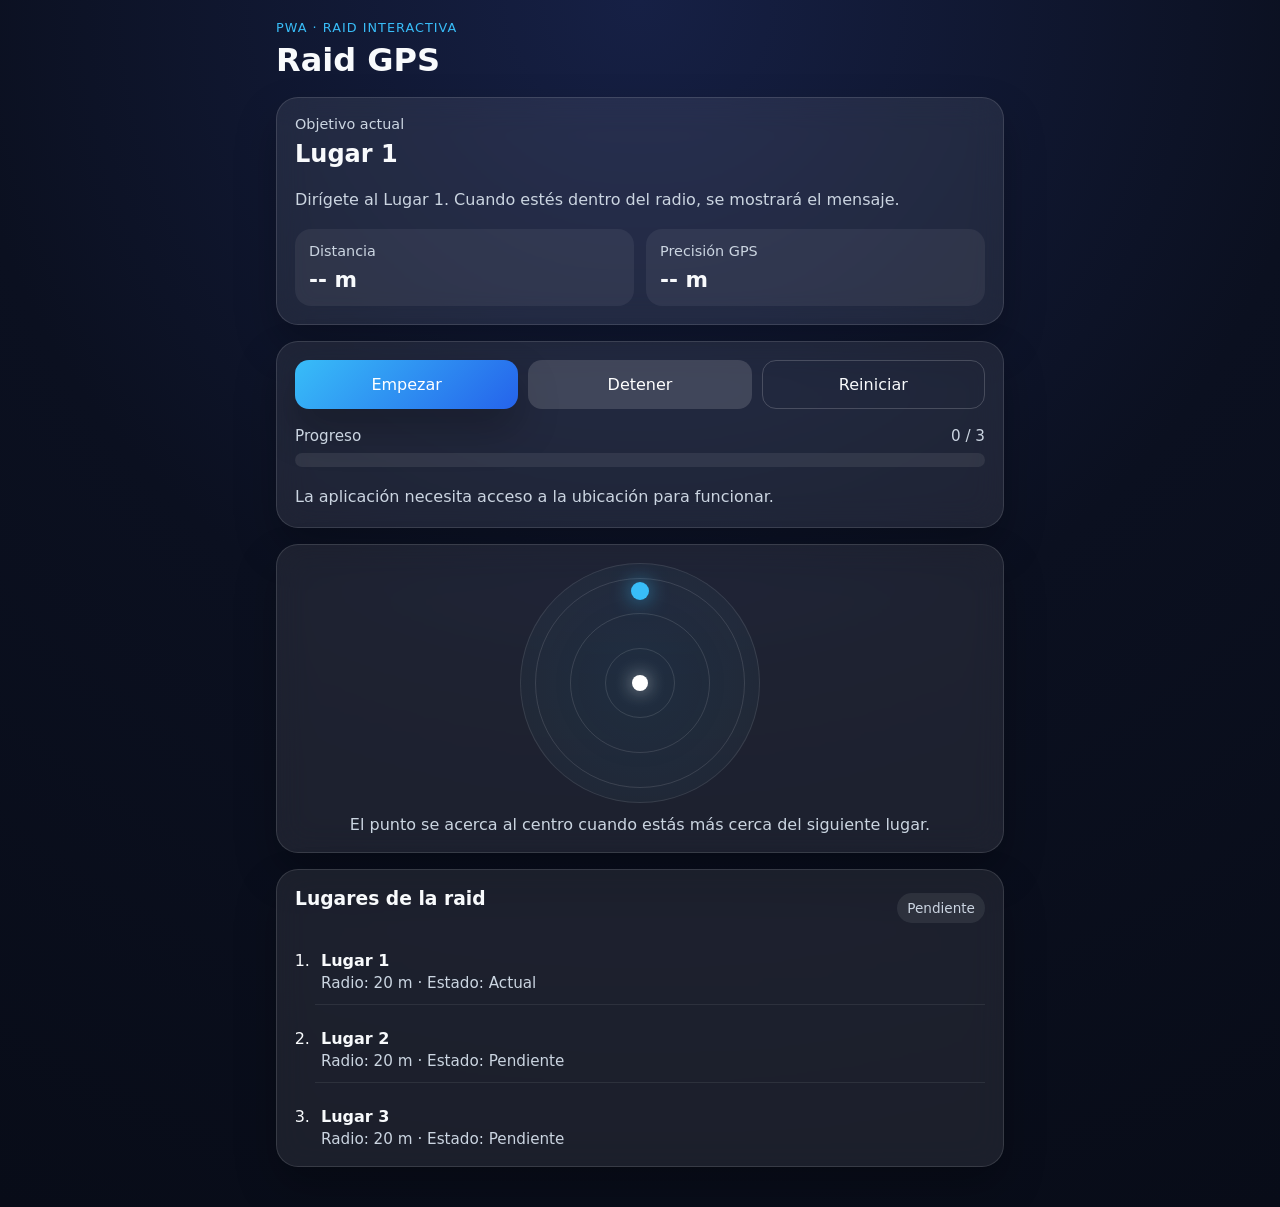
<file: index.html>
<!doctype html>
<html lang="es">
<head>
  <meta charset="utf-8" />
  <meta name="viewport" content="width=device-width,initial-scale=1,viewport-fit=cover" />
  <meta name="theme-color" content="#111827" />
  <meta name="description" content="Juego tipo raid por GPS en formato PWA" />
  <title>Raid GPS</title>
  <base href="https://ksizorcode.github.io/gpsgame/">

  <link rel="manifest" href="manifest.webmanifest" />
  <link rel="stylesheet" href="styles.css" />

  <!-- iOS -->
  <meta name="apple-mobile-web-app-capable" content="yes" />
  <meta name="apple-mobile-web-app-status-bar-style" content="black-translucent" />
  <meta name="apple-mobile-web-app-title" content="Raid GPS" />


<meta property="og:type" content="website" />
<meta property="og:url" content="https://ksizorcode.github.io/gpsgame/" />
<meta property="og:title" content="Raid GPS - Juego de F1 en el mundo real" />
<meta property="og:description" content="Compite en un juego tipo raid por GPS. ¡Siente la adrenalina de la F1 en tu ciudad!" />
<meta property="og:image" content="https://ksizorcode.github.io/gpsgame/icon.png" />

<meta name="twitter:card" content="summary_large_image" />
<meta name="twitter:url" content="https://ksizorcode.github.io/gpsgame/" />
<meta name="twitter:title" content="Raid GPS" />
<meta name="twitter:description" content="Juego tipo raid por GPS en formato PWA." />
<meta name="twitter:image" content="https://ksizorcode.github.io/gpsgame/icon.png" />

<link rel="apple-touch-icon" href="assets/icon_f1.png">


</head>
<body>
  <div class="app-shell">
    <header class="topbar">
      <div>
        <p class="eyebrow">PWA · Raid interactiva</p>
        <h1>Raid GPS</h1>
      </div>
      <button id="installBtn" class="ghost hidden">Instalar</button>
    </header>

    <main class="container">
      <section class="card hero">
        <div class="hero-copy">
          <p class="label">Objetivo actual</p>
          <h2 id="currentPlaceName">Esperando inicio...</h2>
          <p id="currentInstruction" class="instruction">
            Pulsa en “Empezar” para permitir la ubicación y comenzar la raid.
          </p>
        </div>

        <div class="hero-stats">
          <div class="stat">
            <span class="stat-label">Distancia</span>
            <strong id="distanceText">-- m</strong>
          </div>
          <div class="stat">
            <span class="stat-label">Precisión GPS</span>
            <strong id="accuracyText">-- m</strong>
          </div>
        </div>
      </section>

      <section class="card controls">
        <div class="button-row">
          <button id="startBtn" class="primary">Empezar</button>
          <button id="stopBtn" class="secondary">Detener</button>
          <button id="resetBtn" class="ghost">Reiniciar</button>
        </div>

        <div class="progress-wrap">
          <div class="progress-meta">
            <span>Progreso</span>
            <span id="progressText">0 / 3</span>
          </div>
          <div class="progress-bar">
            <div id="progressFill" class="progress-fill"></div>
          </div>
        </div>

        <p id="status" class="status">
          La aplicación necesita acceso a la ubicación para funcionar.
        </p>
      </section>

      <section class="card radar">
        <div class="radar-center">
          <div class="radar-ring ring-1"></div>
          <div class="radar-ring ring-2"></div>
          <div class="radar-ring ring-3"></div>
          <div id="radarDot" class="radar-dot"></div>
          <div class="radar-core"></div>
        </div>
        <p class="radar-help">
          El punto se acerca al centro cuando estás más cerca del siguiente lugar.
        </p>
      </section>

      <section class="card log-card">
        <div class="section-head">
          <h3>Lugares de la raid</h3>
          <span id="raidStateBadge" class="badge">Pendiente</span>
        </div>
        <ol id="placesList" class="places-list"></ol>
      </section>

      <section id="messageCard" class="card message-card hidden">
        <div class="section-head">
          <h3>Mensaje desbloqueado</h3>
          <span class="badge success">Completado</span>
        </div>
        <h4 id="messageTitle"></h4>
        <p id="messageBody"></p>
        <button id="continueBtn" class="primary">Continuar</button>
      </section>

      <section id="finalCard" class="card final-card hidden">
        <h3>Raid completada</h3>
        <p>
          Has llegado a todos los puntos. Ya puedes reiniciar la experiencia o preparar una nueva ruta.
        </p>
      </section>
    </main>
  </div>

  <script src="app.js"></script>
</body>
</html>
</file>
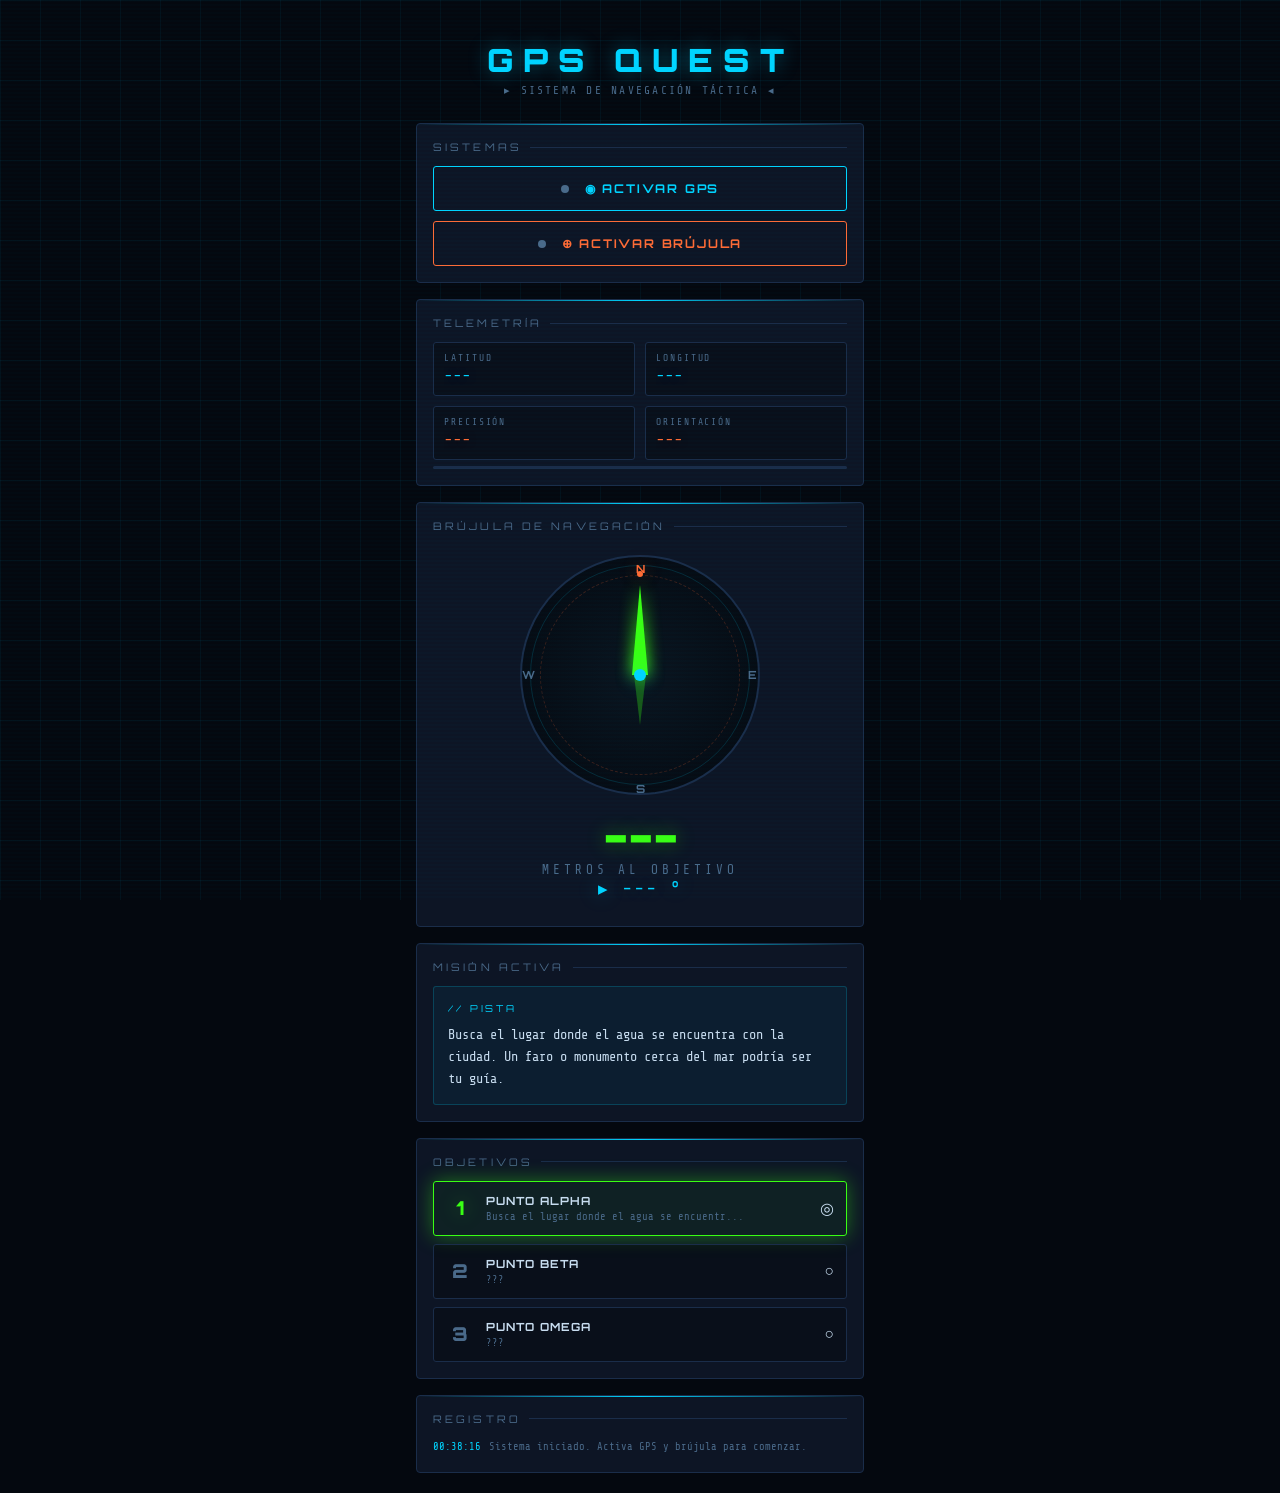
<file: cla/index.html>
<!DOCTYPE html>
<html lang="es">
<head>
<meta charset="UTF-8">
<meta name="viewport" content="width=device-width, initial-scale=1.0, user-scalable=no">
<meta name="theme-color" content="#0a0f1e">
<meta name="mobile-web-app-capable" content="yes">
<meta name="apple-mobile-web-app-capable" content="yes">
<meta name="apple-mobile-web-app-status-bar-style" content="black-translucent">
<title>GPS Quest</title>
<link rel="preconnect" href="https://fonts.googleapis.com">
<link href="https://fonts.googleapis.com/css2?family=Orbitron:wght@400;700;900&family=Share+Tech+Mono&display=swap" rel="stylesheet">
<style>
  :root {
    --bg: #04080f;
    --surface: #0d1525;
    --border: #1a2d4a;
    --accent: #00d4ff;
    --accent2: #ff6b35;
    --accent3: #39ff14;
    --text: #c8ddf0;
    --text-dim: #4a6a8a;
    --glow: 0 0 20px rgba(0,212,255,0.4);
    --glow-red: 0 0 20px rgba(255,107,53,0.4);
    --glow-green: 0 0 20px rgba(57,255,20,0.4);
  }

  * { margin: 0; padding: 0; box-sizing: border-box; -webkit-tap-highlight-color: transparent; }

  body {
    background: var(--bg);
    color: var(--text);
    font-family: 'Share Tech Mono', monospace;
    min-height: 100vh;
    overflow-x: hidden;
    position: relative;
  }

  /* Scanline effect */
  body::before {
    content: '';
    position: fixed;
    inset: 0;
    background: repeating-linear-gradient(
      0deg,
      transparent,
      transparent 2px,
      rgba(0,212,255,0.015) 2px,
      rgba(0,212,255,0.015) 4px
    );
    pointer-events: none;
    z-index: 1000;
  }

  /* Grid background */
  body::after {
    content: '';
    position: fixed;
    inset: 0;
    background-image:
      linear-gradient(rgba(0,212,255,0.05) 1px, transparent 1px),
      linear-gradient(90deg, rgba(0,212,255,0.05) 1px, transparent 1px);
    background-size: 40px 40px;
    pointer-events: none;
    z-index: 0;
  }

  #app {
    position: relative;
    z-index: 1;
    max-width: 480px;
    margin: 0 auto;
    padding: 20px 16px;
    min-height: 100vh;
    display: flex;
    flex-direction: column;
    gap: 16px;
  }

  /* Header */
  .header {
    text-align: center;
    padding: 20px 0 10px;
  }

  .header h1 {
    font-family: 'Orbitron', sans-serif;
    font-size: 2rem;
    font-weight: 900;
    color: var(--accent);
    text-shadow: var(--glow);
    letter-spacing: 0.3em;
    animation: flicker 6s infinite;
  }

  .header .subtitle {
    font-size: 0.7rem;
    color: var(--text-dim);
    letter-spacing: 0.2em;
    margin-top: 4px;
  }

  @keyframes flicker {
    0%,95%,100% { opacity: 1; }
    96% { opacity: 0.8; }
    97% { opacity: 1; }
    98% { opacity: 0.6; }
    99% { opacity: 1; }
  }

  /* Cards */
  .card {
    background: var(--surface);
    border: 1px solid var(--border);
    border-radius: 4px;
    padding: 16px;
    position: relative;
    overflow: hidden;
  }

  .card::before {
    content: '';
    position: absolute;
    top: 0; left: 0; right: 0;
    height: 1px;
    background: linear-gradient(90deg, transparent, var(--accent), transparent);
  }

  .card-title {
    font-family: 'Orbitron', sans-serif;
    font-size: 0.65rem;
    color: var(--text-dim);
    letter-spacing: 0.3em;
    margin-bottom: 12px;
    display: flex;
    align-items: center;
    gap: 8px;
  }

  .card-title::after {
    content: '';
    flex: 1;
    height: 1px;
    background: var(--border);
  }

  /* Buttons */
  .btn {
    display: flex;
    align-items: center;
    justify-content: center;
    gap: 10px;
    padding: 14px 20px;
    border: 1px solid;
    border-radius: 3px;
    font-family: 'Orbitron', sans-serif;
    font-size: 0.75rem;
    font-weight: 700;
    letter-spacing: 0.15em;
    cursor: pointer;
    transition: all 0.2s;
    width: 100%;
    position: relative;
    overflow: hidden;
    background: transparent;
  }

  .btn::before {
    content: '';
    position: absolute;
    inset: 0;
    opacity: 0;
    transition: opacity 0.2s;
  }

  .btn:active::before { opacity: 1; }

  .btn-gps {
    color: var(--accent);
    border-color: var(--accent);
  }
  .btn-gps::before { background: rgba(0,212,255,0.1); }
  .btn-gps:hover { box-shadow: var(--glow); }
  .btn-gps.active {
    background: rgba(0,212,255,0.1);
    box-shadow: var(--glow);
    color: var(--accent);
  }

  .btn-compass {
    color: var(--accent2);
    border-color: var(--accent2);
  }
  .btn-compass::before { background: rgba(255,107,53,0.1); }
  .btn-compass:hover { box-shadow: var(--glow-red); }
  .btn-compass.active {
    background: rgba(255,107,53,0.1);
    box-shadow: var(--glow-red);
  }

  .btn-row { display: flex; gap: 10px; }
  .btn-row .btn { flex: 1; }

  /* Status indicators */
  .status-grid {
    display: grid;
    grid-template-columns: 1fr 1fr;
    gap: 10px;
  }

  .status-item {
    background: rgba(0,0,0,0.3);
    border: 1px solid var(--border);
    border-radius: 3px;
    padding: 10px;
  }

  .status-label {
    font-size: 0.6rem;
    color: var(--text-dim);
    letter-spacing: 0.2em;
    margin-bottom: 4px;
  }

  .status-value {
    font-size: 1rem;
    color: var(--accent);
    text-shadow: var(--glow);
    white-space: nowrap;
    overflow: hidden;
    text-overflow: ellipsis;
  }

  .status-value.orange { color: var(--accent2); text-shadow: var(--glow-red); }
  .status-value.green { color: var(--accent3); text-shadow: var(--glow-green); }

  /* Big dot indicator */
  .indicator-dot {
    display: inline-block;
    width: 8px; height: 8px;
    border-radius: 50%;
    background: var(--text-dim);
    margin-right: 6px;
    transition: all 0.3s;
  }
  .indicator-dot.on-gps { background: var(--accent); box-shadow: var(--glow); animation: pulse 1.5s infinite; }
  .indicator-dot.on-compass { background: var(--accent2); box-shadow: var(--glow-red); animation: pulse 1.5s infinite; }
  .indicator-dot.on-green { background: var(--accent3); box-shadow: var(--glow-green); animation: pulse 1.5s infinite; }

  @keyframes pulse {
    0%,100% { transform: scale(1); opacity: 1; }
    50% { transform: scale(1.3); opacity: 0.7; }
  }

  /* COMPASS */
  .compass-wrapper {
    display: flex;
    flex-direction: column;
    align-items: center;
    gap: 16px;
    padding: 10px 0;
  }

  .compass-outer {
    position: relative;
    width: 240px;
    height: 240px;
  }

  .compass-ring {
    position: absolute;
    inset: 0;
    border-radius: 50%;
    border: 2px solid var(--border);
    background: radial-gradient(circle at center, #0a1520, #04080f);
  }

  .compass-ring::before {
    content: '';
    position: absolute;
    inset: 8px;
    border-radius: 50%;
    border: 1px solid rgba(0,212,255,0.15);
  }

  .compass-ticks {
    position: absolute;
    inset: 0;
    border-radius: 50%;
  }

  .cardinal {
    position: absolute;
    font-family: 'Orbitron', sans-serif;
    font-size: 0.7rem;
    font-weight: 700;
    color: var(--text-dim);
    transform: translate(-50%, -50%);
  }

  .cardinal.N { top: 14px; left: 50%; color: var(--accent2); text-shadow: var(--glow-red); }
  .cardinal.S { bottom: 6px; left: 50%; top: auto; transform: translate(-50%, 50%); }
  .cardinal.E { right: 8px; top: 50%; transform: translate(50%, -50%); }
  .cardinal.W { left: 8px; top: 50%; transform: translate(-50%, -50%); }

  /* Needle group rotates based on heading to TARGET */
  .needle-group {
    position: absolute;
    inset: 0;
    transition: transform 0.3s cubic-bezier(0.25,0.46,0.45,0.94);
    transform-origin: center center;
  }

  /* North indicator (device heading ring) */
  .north-ring {
    position: absolute;
    inset: 20px;
    border-radius: 50%;
    border: 1px dashed rgba(255,107,53,0.2);
    transition: transform 0.3s cubic-bezier(0.25,0.46,0.45,0.94);
    transform-origin: center center;
  }

  .north-pip {
    position: absolute;
    top: -5px;
    left: 50%;
    transform: translateX(-50%);
    width: 6px;
    height: 6px;
    border-radius: 50%;
    background: var(--accent2);
    box-shadow: var(--glow-red);
  }

  .needle {
    position: absolute;
    top: 50%;
    left: 50%;
    transform-origin: 50% 100%;
    transform: translate(-50%, -100%);
  }

  /* Arrow to target */
  .needle-target {
    width: 0;
    height: 0;
    border-left: 8px solid transparent;
    border-right: 8px solid transparent;
    border-bottom: 90px solid var(--accent3);
    filter: drop-shadow(0 0 8px var(--accent3));
  }

  .needle-target-tail {
    position: absolute;
    top: 50%;
    left: 50%;
    transform: translate(-50%, 0);
    width: 0;
    height: 0;
    border-left: 6px solid transparent;
    border-right: 6px solid transparent;
    border-top: 50px solid rgba(57,255,20,0.3);
  }

  /* Center dot */
  .compass-center {
    position: absolute;
    top: 50%;
    left: 50%;
    transform: translate(-50%, -50%);
    width: 12px;
    height: 12px;
    border-radius: 50%;
    background: var(--accent);
    box-shadow: var(--glow);
    z-index: 10;
  }

  /* Distance display */
  .distance-display {
    text-align: center;
  }

  .distance-number {
    font-family: 'Orbitron', sans-serif;
    font-size: 3rem;
    font-weight: 900;
    color: var(--accent3);
    text-shadow: var(--glow-green);
    line-height: 1;
  }

  .distance-unit {
    font-size: 0.8rem;
    color: var(--text-dim);
    letter-spacing: 0.3em;
    margin-top: 4px;
  }

  .bearing-display {
    font-size: 1.2rem;
    color: var(--accent);
    text-shadow: var(--glow);
    letter-spacing: 0.1em;
  }

  /* Location list */
  .location-list {
    display: flex;
    flex-direction: column;
    gap: 8px;
  }

  .location-item {
    display: flex;
    align-items: center;
    gap: 12px;
    padding: 12px;
    background: rgba(0,0,0,0.3);
    border: 1px solid var(--border);
    border-radius: 3px;
    cursor: pointer;
    transition: all 0.2s;
    position: relative;
    overflow: hidden;
  }

  .location-item:hover {
    border-color: var(--accent);
    background: rgba(0,212,255,0.05);
  }

  .location-item.active {
    border-color: var(--accent3);
    background: rgba(57,255,20,0.05);
    box-shadow: var(--glow-green);
  }

  .location-item.completed {
    border-color: rgba(57,255,20,0.3);
    opacity: 0.6;
  }

  .loc-number {
    font-family: 'Orbitron', sans-serif;
    font-size: 1.2rem;
    font-weight: 900;
    color: var(--text-dim);
    width: 28px;
    text-align: center;
    flex-shrink: 0;
  }

  .location-item.active .loc-number { color: var(--accent3); text-shadow: var(--glow-green); }
  .location-item.completed .loc-number { color: var(--accent3); }

  .loc-info { flex: 1; min-width: 0; }

  .loc-name {
    font-family: 'Orbitron', sans-serif;
    font-size: 0.7rem;
    font-weight: 700;
    color: var(--text);
    margin-bottom: 3px;
    letter-spacing: 0.1em;
  }

  .loc-hint {
    font-size: 0.65rem;
    color: var(--text-dim);
    white-space: nowrap;
    overflow: hidden;
    text-overflow: ellipsis;
  }

  .loc-status {
    font-size: 1rem;
    flex-shrink: 0;
  }

  /* Clue box */
  .clue-box {
    background: rgba(0,212,255,0.05);
    border: 1px solid rgba(0,212,255,0.2);
    border-radius: 3px;
    padding: 14px;
    font-size: 0.85rem;
    line-height: 1.6;
    color: var(--text);
    position: relative;
  }

  .clue-box::before {
    content: '// PISTA';
    display: block;
    font-size: 0.6rem;
    color: var(--accent);
    letter-spacing: 0.3em;
    margin-bottom: 8px;
    font-family: 'Orbitron', sans-serif;
  }

  /* Modal/overlay */
  .modal-overlay {
    position: fixed;
    inset: 0;
    background: rgba(0,0,0,0.9);
    z-index: 500;
    display: flex;
    align-items: center;
    justify-content: center;
    padding: 20px;
    animation: fadeIn 0.3s;
  }

  @keyframes fadeIn { from { opacity: 0; } to { opacity: 1; } }

  .modal {
    background: var(--surface);
    border: 1px solid var(--accent3);
    border-radius: 4px;
    padding: 32px 24px;
    text-align: center;
    max-width: 360px;
    width: 100%;
    box-shadow: 0 0 60px rgba(57,255,20,0.3);
    animation: zoomIn 0.4s cubic-bezier(0.34,1.56,0.64,1);
  }

  @keyframes zoomIn { from { transform: scale(0.7); opacity: 0; } to { transform: scale(1); opacity: 1; } }

  .modal-icon { font-size: 4rem; margin-bottom: 16px; }

  .modal-title {
    font-family: 'Orbitron', sans-serif;
    font-size: 1.2rem;
    font-weight: 900;
    color: var(--accent3);
    text-shadow: var(--glow-green);
    letter-spacing: 0.2em;
    margin-bottom: 12px;
  }

  .modal-message {
    font-size: 0.9rem;
    line-height: 1.6;
    color: var(--text);
    margin-bottom: 24px;
  }

  .btn-modal {
    background: var(--accent3);
    color: #000;
    border: none;
    padding: 12px 32px;
    font-family: 'Orbitron', sans-serif;
    font-size: 0.75rem;
    font-weight: 700;
    letter-spacing: 0.15em;
    border-radius: 3px;
    cursor: pointer;
    transition: all 0.2s;
  }

  .btn-modal:hover { box-shadow: var(--glow-green); }

  /* Log */
  .log-box {
    font-size: 0.65rem;
    color: var(--text-dim);
    line-height: 1.8;
    max-height: 60px;
    overflow: hidden;
  }

  .log-line { display: flex; gap: 8px; }
  .log-time { color: var(--accent); flex-shrink: 0; }

  /* Accuracy bar */
  .accuracy-bar {
    height: 3px;
    background: var(--border);
    border-radius: 2px;
    margin-top: 6px;
    overflow: hidden;
  }

  .accuracy-fill {
    height: 100%;
    background: linear-gradient(90deg, var(--accent3), var(--accent));
    border-radius: 2px;
    transition: width 0.5s;
  }

  /* Completed celebration line */
  .complete-banner {
    text-align: center;
    padding: 8px;
    background: rgba(57,255,20,0.1);
    border: 1px solid rgba(57,255,20,0.3);
    border-radius: 3px;
    font-family: 'Orbitron', sans-serif;
    font-size: 0.7rem;
    color: var(--accent3);
    text-shadow: var(--glow-green);
    letter-spacing: 0.2em;
    animation: pulse 2s infinite;
  }

  .hidden { display: none !important; }
</style>
</head>
<body>
<div id="app">

  <!-- Header -->
  <div class="header">
    <h1>GPS QUEST</h1>
    <div class="subtitle">▸ SISTEMA DE NAVEGACIÓN TÁCTICA ◂</div>
  </div>

  <!-- Controls -->
  <div class="card">
    <div class="card-title">SISTEMAS</div>
    <div style="display:flex;flex-direction:column;gap:10px;">
      <button class="btn btn-gps" id="btnGps" onclick="toggleGPS()">
        <span class="indicator-dot" id="dotGps"></span>
        <span id="btnGpsText">◉ ACTIVAR GPS</span>
      </button>
      <button class="btn btn-compass" id="btnCompass" onclick="toggleCompass()">
        <span class="indicator-dot" id="dotCompass"></span>
        <span id="btnCompassText">⊕ ACTIVAR BRÚJULA</span>
      </button>
    </div>
  </div>

  <!-- GPS Status -->
  <div class="card">
    <div class="card-title">TELEMETRÍA</div>
    <div class="status-grid">
      <div class="status-item">
        <div class="status-label">LATITUD</div>
        <div class="status-value" id="valLat">---</div>
      </div>
      <div class="status-item">
        <div class="status-label">LONGITUD</div>
        <div class="status-value" id="valLon">---</div>
      </div>
      <div class="status-item">
        <div class="status-label">PRECISIÓN</div>
        <div class="status-value orange" id="valAcc">---</div>
      </div>
      <div class="status-item">
        <div class="status-label">ORIENTACIÓN</div>
        <div class="status-value orange" id="valHeading">---</div>
      </div>
    </div>
    <div class="accuracy-bar"><div class="accuracy-fill" id="accBar" style="width:0%"></div></div>
  </div>

  <!-- Compass -->
  <div class="card">
    <div class="card-title">BRÚJULA DE NAVEGACIÓN</div>
    <div class="compass-wrapper">

      <div class="compass-outer">
        <div class="compass-ring"></div>

        <!-- Cardinals -->
        <span class="cardinal N">N</span>
        <span class="cardinal S">S</span>
        <span class="cardinal E">E</span>
        <span class="cardinal W">W</span>

        <!-- North pip (rotates opposite to device heading) -->
        <div class="north-ring" id="northRing">
          <div class="north-pip"></div>
        </div>

        <!-- Target needle -->
        <div class="needle-group" id="needleGroup">
          <div class="needle" style="width:16px;height:90px;">
            <div class="needle-target"></div>
          </div>
          <div class="needle-target-tail" style="top:50%;left:50%;transform:translate(-50%,0);"></div>
        </div>

        <div class="compass-center"></div>
      </div>

      <div class="distance-display">
        <div class="distance-number" id="distNumber">---</div>
        <div class="distance-unit">METROS AL OBJETIVO</div>
        <div class="bearing-display" id="bearingDisplay">▸ --- °</div>
      </div>

    </div>
  </div>

  <!-- Current clue -->
  <div class="card" id="clueCard">
    <div class="card-title">MISIÓN ACTIVA</div>
    <div class="clue-box" id="clueText">Activa el GPS para comenzar la misión...</div>
  </div>

  <!-- Locations -->
  <div class="card">
    <div class="card-title">OBJETIVOS</div>
    <div class="location-list" id="locationList"></div>
  </div>

  <!-- Log -->
  <div class="card">
    <div class="card-title">REGISTRO</div>
    <div class="log-box" id="logBox"></div>
  </div>

</div>

<!-- Modal -->
<div class="modal-overlay hidden" id="modalOverlay">
  <div class="modal">
    <div class="modal-icon" id="modalIcon">🎯</div>
    <div class="modal-title" id="modalTitle">OBJETIVO ALCANZADO</div>
    <div class="modal-message" id="modalMessage"></div>
    <button class="btn-modal" onclick="closeModal()">CONTINUAR MISIÓN</button>
  </div>
</div>

<script>
// =============================================
//  CONFIGURACIÓN DE LUGARES
// =============================================
const LOCATIONS = [
  {
    id: 0,
    name: "PUNTO ALPHA",
    lat: 43.5333,        // ← Cambia estas coordenadas
    lon: -5.6667,        // ← Cambia estas coordenadas
    radius: 20,          // metros para considerar "llegado"
    pista: "Busca el lugar donde el agua se encuentra con la ciudad. Un faro o monumento cerca del mar podría ser tu guía.",
    congrats: "¡MISIÓN ALPHA COMPLETADA! Has encontrado el primer punto de la ruta. Eres un explorador nato. ¡Prepárate para el siguiente desafío!"
  },
  {
    id: 1,
    name: "PUNTO BETA",
    lat: 43.5350,        // ← Cambia estas coordenadas
    lon: -5.6620,        // ← Cambia estas coordenadas
    radius: 20,
    pista: "El conocimiento es poder. Busca un edificio histórico o cultural emblemático de la zona. Sus paredes guardan siglos de historia.",
    congrats: "¡EXCELENTE! Punto Beta conquistado. Tu precisión es admirable. Solo queda un objetivo para completar la misión total."
  },
  {
    id: 2,
    name: "PUNTO OMEGA",
    lat: 43.5310,        // ← Cambia estas coordenadas
    lon: -5.6700,        // ← Cambia estas coordenadas
    radius: 20,
    pista: "El final está donde la gente se reúne. Una plaza, un parque o un espacio abierto icónico es tu destino final. ¡La victoria te espera!",
    congrats: "🏆 ¡MISIÓN COMPLETADA AL 100%! Has conquistado todos los puntos. Eres un agente de élite. ¡La operación GPS Quest ha concluido con éxito total!"
  }
];

// =============================================
//  ESTADO
// =============================================
const state = {
  gpsActive: false,
  compassActive: false,
  watchId: null,
  currentLat: null,
  currentLon: null,
  accuracy: null,
  deviceHeading: null,
  currentTarget: 0,
  completed: new Set(),
  logs: []
};

// =============================================
//  INICIALIZACIÓN
// =============================================
function init() {
  renderLocationList();
  updateClue();
  log('Sistema iniciado. Activa GPS y brújula para comenzar.');
}

function renderLocationList() {
  const el = document.getElementById('locationList');
  el.innerHTML = LOCATIONS.map((loc, i) => `
    <div class="location-item ${i === state.currentTarget ? 'active' : ''} ${state.completed.has(i) ? 'completed' : ''}"
         onclick="selectTarget(${i})" id="locItem${i}">
      <div class="loc-number">${i + 1}</div>
      <div class="loc-info">
        <div class="loc-name">${loc.name}</div>
        <div class="loc-hint">${state.completed.has(i) ? '✓ COMPLETADO' : (i === state.currentTarget ? loc.pista.substring(0, 40) + '...' : '???')}</div>
      </div>
      <div class="loc-status">${state.completed.has(i) ? '✅' : (i === state.currentTarget ? '◎' : '○')}</div>
    </div>
  `).join('');
}

function updateClue() {
  const loc = LOCATIONS[state.currentTarget];
  if (state.completed.size === LOCATIONS.length) {
    document.getElementById('clueText').textContent = '🏆 ¡Todos los objetivos completados! Misión finalizada con éxito.';
    return;
  }
  document.getElementById('clueText').textContent = loc.pista;
}

function selectTarget(i) {
  if (state.completed.has(i)) return;
  state.currentTarget = i;
  renderLocationList();
  updateClue();
  updateCompassDisplay();
  log(`Objetivo cambiado a: ${LOCATIONS[i].name}`);
}

// =============================================
//  GPS
// =============================================
function toggleGPS() {
  if (!state.gpsActive) {
    startGPS();
  } else {
    stopGPS();
  }
}

function startGPS() {
  if (!navigator.geolocation) {
    log('ERROR: Geolocalización no disponible en este navegador.');
    return;
  }
  log('Solicitando permiso GPS...');
  
  const options = {
    enableHighAccuracy: true,
    timeout: 10000,
    maximumAge: 2000
  };

  state.watchId = navigator.geolocation.watchPosition(
    onGPSUpdate,
    onGPSError,
    options
  );

  state.gpsActive = true;
  document.getElementById('btnGps').classList.add('active');
  document.getElementById('dotGps').classList.add('on-gps');
  document.getElementById('btnGpsText').textContent = '◉ GPS ACTIVO — DETENER';
  log('GPS activado. Esperando señal...');
}

function stopGPS() {
  if (state.watchId !== null) {
    navigator.geolocation.clearWatch(state.watchId);
    state.watchId = null;
  }
  state.gpsActive = false;
  state.currentLat = null;
  state.currentLon = null;
  document.getElementById('btnGps').classList.remove('active');
  document.getElementById('dotGps').classList.remove('on-gps');
  document.getElementById('btnGpsText').textContent = '◉ ACTIVAR GPS';
  document.getElementById('valLat').textContent = '---';
  document.getElementById('valLon').textContent = '---';
  document.getElementById('valAcc').textContent = '---';
  document.getElementById('accBar').style.width = '0%';
  document.getElementById('distNumber').textContent = '---';
  document.getElementById('bearingDisplay').textContent = '▸ --- °';
  log('GPS detenido.');
}

function onGPSUpdate(pos) {
  state.currentLat = pos.coords.latitude;
  state.currentLon = pos.coords.longitude;
  state.accuracy = pos.coords.accuracy;

  document.getElementById('valLat').textContent = state.currentLat.toFixed(5);
  document.getElementById('valLon').textContent = state.currentLon.toFixed(5);
  document.getElementById('valAcc').textContent = `±${Math.round(state.accuracy)}m`;

  // Accuracy bar (100m = 0%, 5m = 100%)
  const pct = Math.max(0, Math.min(100, (1 - (state.accuracy - 5) / 95) * 100));
  document.getElementById('accBar').style.width = pct + '%';

  updateCompassDisplay();
  checkArrival();
}

function onGPSError(err) {
  const msgs = {
    1: 'Permiso GPS denegado por el usuario.',
    2: 'Posición no disponible.',
    3: 'Tiempo de espera agotado.'
  };
  log('GPS ERROR: ' + (msgs[err.code] || err.message));
}

// =============================================
//  COMPASS / ORIENTACIÓN
// =============================================
function toggleCompass() {
  if (!state.compassActive) {
    startCompass();
  } else {
    stopCompass();
  }
}

function startCompass() {
  // iOS requiere requestPermission
  if (typeof DeviceOrientationEvent !== 'undefined' && typeof DeviceOrientationEvent.requestPermission === 'function') {
    DeviceOrientationEvent.requestPermission()
      .then(permission => {
        if (permission === 'granted') {
          activateCompassListeners();
        } else {
          log('Permiso de orientación denegado.');
        }
      })
      .catch(err => log('Error solicitando permiso brújula: ' + err));
  } else if (typeof DeviceOrientationEvent !== 'undefined') {
    activateCompassListeners();
  } else {
    log('Este dispositivo no tiene sensor de orientación.');
  }
}

function activateCompassListeners() {
  window.addEventListener('deviceorientationabsolute', onOrientation, true);
  window.addEventListener('deviceorientation', onOrientation, true);
  state.compassActive = true;
  document.getElementById('btnCompass').classList.add('active');
  document.getElementById('dotCompass').classList.add('on-compass');
  document.getElementById('btnCompassText').textContent = '⊕ BRÚJULA ACTIVA — DETENER';
  log('Brújula activada.');
}

function stopCompass() {
  window.removeEventListener('deviceorientationabsolute', onOrientation, true);
  window.removeEventListener('deviceorientation', onOrientation, true);
  state.compassActive = false;
  state.deviceHeading = null;
  document.getElementById('btnCompass').classList.remove('active');
  document.getElementById('dotCompass').classList.remove('on-compass');
  document.getElementById('btnCompassText').textContent = '⊕ ACTIVAR BRÚJULA';
  document.getElementById('valHeading').textContent = '---';
  document.getElementById('northRing').style.transform = 'rotate(0deg)';
  log('Brújula detenida.');
}

function onOrientation(event) {
  let heading = null;

  // webkitCompassHeading (iOS) — ya orientado al norte magnético
  if (event.webkitCompassHeading != null) {
    heading = event.webkitCompassHeading;
  }
  // deviceorientationabsolute — alpha relativo al norte geográfico
  else if (event.absolute && event.alpha != null) {
    heading = 360 - event.alpha;
  }
  // Fallback: alpha sin garantía de referencia
  else if (event.alpha != null) {
    heading = 360 - event.alpha;
  }

  if (heading == null) return;
  heading = (heading + 360) % 360;
  state.deviceHeading = heading;

  document.getElementById('valHeading').textContent = Math.round(heading) + '°';

  // Rotar el anillo N en sentido opuesto al heading del device
  // para que N siempre apunte al norte real
  document.getElementById('northRing').style.transform = `rotate(${-heading}deg)`;

  updateCompassDisplay();
}

// =============================================
//  CÁLCULOS
// =============================================
function toRad(deg) { return deg * Math.PI / 180; }
function toDeg(rad) { return rad * 180 / Math.PI; }

function haversine(lat1, lon1, lat2, lon2) {
  const R = 6371000;
  const dLat = toRad(lat2 - lat1);
  const dLon = toRad(lon2 - lon1);
  const a = Math.sin(dLat/2)**2 +
            Math.cos(toRad(lat1)) * Math.cos(toRad(lat2)) * Math.sin(dLon/2)**2;
  return R * 2 * Math.atan2(Math.sqrt(a), Math.sqrt(1 - a));
}

function bearing(lat1, lon1, lat2, lon2) {
  const dLon = toRad(lon2 - lon1);
  const y = Math.sin(dLon) * Math.cos(toRad(lat2));
  const x = Math.cos(toRad(lat1)) * Math.sin(toRad(lat2)) -
            Math.sin(toRad(lat1)) * Math.cos(toRad(lat2)) * Math.cos(dLon);
  return (toDeg(Math.atan2(y, x)) + 360) % 360;
}

function updateCompassDisplay() {
  if (state.currentLat == null) return;
  if (state.completed.size === LOCATIONS.length) return;

  const target = LOCATIONS[state.currentTarget];
  const dist = haversine(state.currentLat, state.currentLon, target.lat, target.lon);
  const bear = bearing(state.currentLat, state.currentLon, target.lat, target.lon);

  // Mostrar distancia
  const distEl = document.getElementById('distNumber');
  if (dist < 1000) {
    distEl.textContent = Math.round(dist);
  } else {
    distEl.textContent = (dist / 1000).toFixed(2) + ' km';
    document.querySelector('.distance-unit').textContent = 'AL OBJETIVO';
  }

  document.getElementById('bearingDisplay').textContent = `▸ ${Math.round(bear)} °`;

  // Rotar aguja al objetivo
  // La aguja debe apuntar al target relativo al norte del dispositivo
  let needleAngle = bear;
  if (state.deviceHeading != null) {
    needleAngle = (bear - state.deviceHeading + 360) % 360;
  }
  document.getElementById('needleGroup').style.transform = `rotate(${needleAngle}deg)`;
}

// =============================================
//  DETECCIÓN DE LLEGADA
// =============================================
function checkArrival() {
  if (state.currentLat == null) return;
  if (state.completed.size === LOCATIONS.length) return;

  const target = LOCATIONS[state.currentTarget];
  const dist = haversine(state.currentLat, state.currentLon, target.lat, target.lon);

  if (dist <= target.radius) {
    state.completed.add(state.currentTarget);
    log(`¡OBJETIVO ${target.name} ALCANZADO! (${Math.round(dist)}m)`);

    // Buscar siguiente no completado
    let nextTarget = -1;
    for (let i = 0; i < LOCATIONS.length; i++) {
      if (!state.completed.has(i)) { nextTarget = i; break; }
    }

    showModal(target.congrats, nextTarget === -1);

    renderLocationList();

    if (nextTarget !== -1) {
      state.currentTarget = nextTarget;
      updateClue();
    }
  }
}

// =============================================
//  MODAL
// =============================================
function showModal(message, isComplete) {
  document.getElementById('modalIcon').textContent = isComplete ? '🏆' : '🎯';
  document.getElementById('modalTitle').textContent = isComplete ? '¡MISIÓN COMPLETADA!' : 'OBJETIVO ALCANZADO';
  document.getElementById('modalMessage').textContent = message;
  document.getElementById('modalOverlay').classList.remove('hidden');
}

function closeModal() {
  document.getElementById('modalOverlay').classList.add('hidden');
}

// =============================================
//  LOG
// =============================================
function log(msg) {
  const now = new Date();
  const time = now.toTimeString().substring(0, 8);
  state.logs.unshift({ time, msg });
  if (state.logs.length > 4) state.logs.pop();

  const box = document.getElementById('logBox');
  box.innerHTML = state.logs.map(l =>
    `<div class="log-line"><span class="log-time">${l.time}</span><span>${l.msg}</span></div>`
  ).join('');
}

// =============================================
//  ARRANQUE
// =============================================
init();
</script>
</body>
</html>
</file>
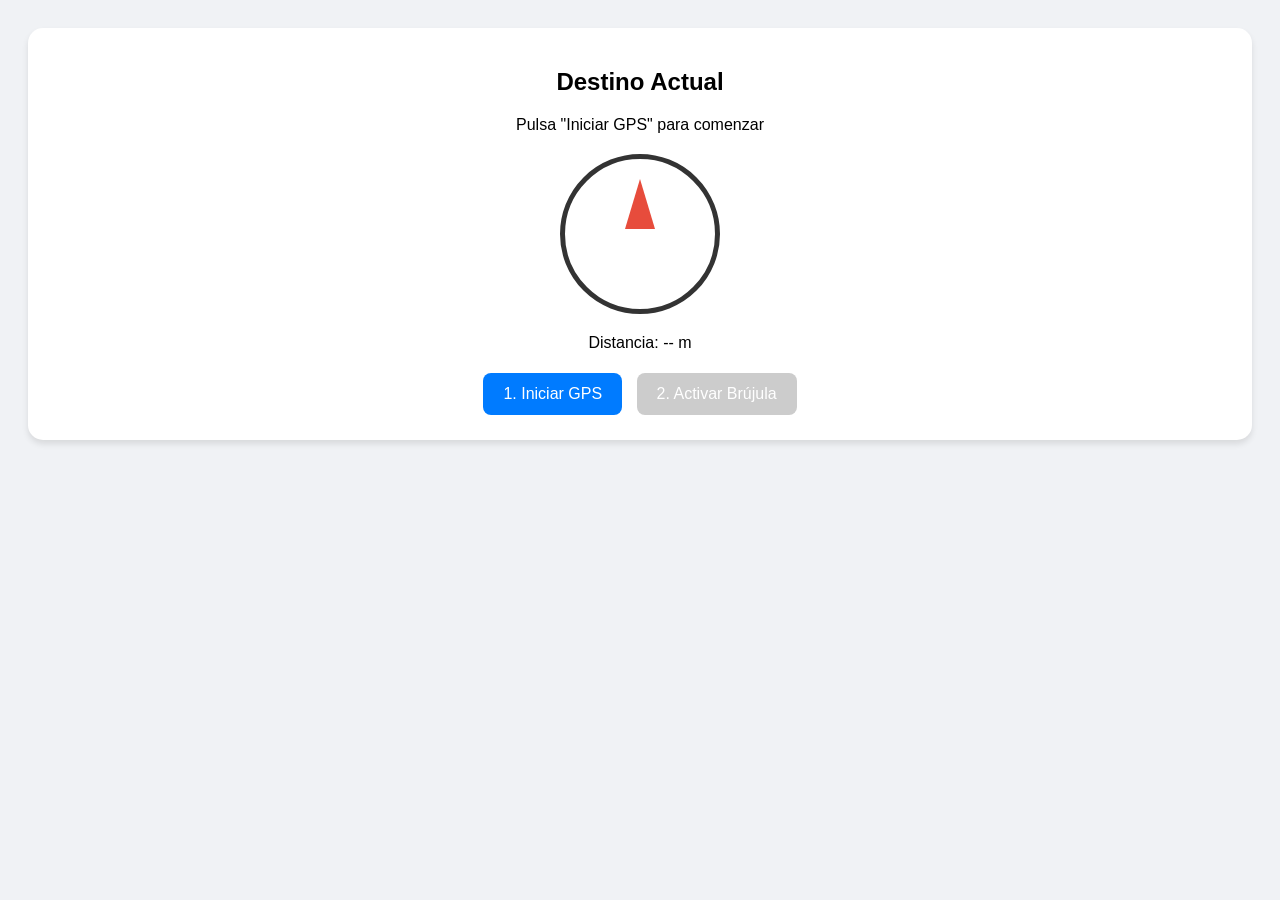
<file: gem/index.html>
<!DOCTYPE html>
<html lang="es">
<head>
    <meta charset="UTF-8">
    <meta name="viewport" content="width=device-width, initial-scale=1.0">
    <title>GPS Treasure Hunt</title>
    <style>
        body { font-family: sans-serif; text-align: center; background: #f0f2f5; padding: 20px; }
        #compass {
            width: 150px; height: 150px; border-radius: 50%;
            border: 5px solid #333; margin: 20px auto;
            position: relative; transition: transform 0.2s ease-out;
        }
        #arrow {
            width: 0; height: 0; 
            border-left: 15px solid transparent;
            border-right: 15px solid transparent;
            border-bottom: 50px solid #e74c3c;
            position: absolute; top: 20px; left: 60px;
        }
        .card { background: white; padding: 20px; border-radius: 15px; box-shadow: 0 4px 6px rgba(0,0,0,0.1); }
        button { background: #007bff; color: white; border: none; padding: 12px 20px; border-radius: 8px; margin: 5px; font-size: 16px; cursor: pointer; }
        button:disabled { background: #ccc; }
    </style>
</head>
<body>

    <div class="card">
        <h2>Destino Actual</h2>
        <p id="hint">Pulsa "Iniciar GPS" para comenzar</p>
        
        <div id="compass">
            <div id="arrow"></div>
        </div>
        
        <p id="distance">Distancia: -- m</p>
        
        <button id="btnGPS">1. Iniciar GPS</button>
        <button id="btnCompass" disabled>2. Activar Brújula</button>
    </div>

    <script src="app.js"></script>
</body>
</html>
</file>
<file: styles.css>
:root {
  --bg: #0b1020;
  --bg-soft: #121933;
  --card: rgba(255, 255, 255, 0.08);
  --card-border: rgba(255, 255, 255, 0.12);
  --text: #f8fafc;
  --muted: #cbd5e1;
  --accent: #38bdf8;
  --accent-2: #22c55e;
  --warning: #f59e0b;
  --danger: #ef4444;
  --shadow: 0 20px 40px rgba(0, 0, 0, 0.25);
  --radius: 22px;
}

* {
  box-sizing: border-box;
}

html, body {
  margin: 0;
  padding: 0;
  background:
    radial-gradient(circle at top, #162045 0%, #0b1020 50%, #080c18 100%);
  color: var(--text);
  font-family: Inter, ui-sans-serif, system-ui, -apple-system, BlinkMacSystemFont, "Segoe UI", sans-serif;
  min-height: 100%;
}

body {
  min-height: 100vh;
}

button {
  font: inherit;
  border: 0;
  border-radius: 14px;
  padding: 14px 18px;
  cursor: pointer;
  transition: transform 0.15s ease, opacity 0.15s ease, background 0.2s ease;
}

button:active {
  transform: scale(0.98);
}

button:disabled {
  opacity: 0.5;
  cursor: not-allowed;
}

.primary {
  background: linear-gradient(135deg, #38bdf8, #2563eb);
  color: white;
  box-shadow: var(--shadow);
}

.secondary {
  background: rgba(255, 255, 255, 0.14);
  color: white;
}

.ghost {
  background: transparent;
  color: var(--text);
  border: 1px solid rgba(255,255,255,0.18);
}

.hidden {
  display: none !important;
}

.app-shell {
  width: 100%;
  max-width: 760px;
  margin: 0 auto;
  padding: 20px 16px 40px;
}

.topbar {
  display: flex;
  align-items: center;
  justify-content: space-between;
  gap: 12px;
  margin-bottom: 18px;
}

.eyebrow {
  margin: 0 0 6px;
  color: var(--accent);
  font-size: 0.8rem;
  letter-spacing: 0.08em;
  text-transform: uppercase;
}

h1, h2, h3, h4, p {
  margin-top: 0;
}

h1 {
  margin-bottom: 0;
  font-size: 2rem;
}

.container {
  display: grid;
  gap: 16px;
}

.card {
  background: var(--card);
  border: 1px solid var(--card-border);
  backdrop-filter: blur(16px);
  -webkit-backdrop-filter: blur(16px);
  border-radius: var(--radius);
  padding: 18px;
  box-shadow: var(--shadow);
}

.hero {
  display: grid;
  gap: 16px;
}

.label {
  color: var(--muted);
  margin-bottom: 8px;
  font-size: 0.9rem;
}

.instruction {
  color: var(--muted);
  line-height: 1.55;
  margin-bottom: 0;
}

.hero-stats {
  display: grid;
  grid-template-columns: repeat(2, 1fr);
  gap: 12px;
}

.stat {
  background: rgba(255,255,255,0.06);
  border-radius: 16px;
  padding: 14px;
}

.stat-label {
  display: block;
  color: var(--muted);
  font-size: 0.9rem;
  margin-bottom: 8px;
}

.stat strong {
  font-size: 1.35rem;
}

.controls {
  display: grid;
  gap: 18px;
}

.button-row {
  display: grid;
  grid-template-columns: repeat(3, 1fr);
  gap: 10px;
}

.progress-wrap {
  display: grid;
  gap: 8px;
}

.progress-meta {
  display: flex;
  justify-content: space-between;
  color: var(--muted);
  font-size: 0.95rem;
}

.progress-bar {
  height: 14px;
  background: rgba(255,255,255,0.08);
  border-radius: 999px;
  overflow: hidden;
}

.progress-fill {
  height: 100%;
  width: 0%;
  background: linear-gradient(90deg, #22c55e, #38bdf8);
  border-radius: inherit;
  transition: width 0.35s ease;
}

.status {
  margin: 0;
  color: var(--muted);
  line-height: 1.5;
}

.radar {
  display: grid;
  gap: 12px;
  justify-items: center;
}

.radar-center {
  position: relative;
  width: 240px;
  height: 240px;
  border-radius: 50%;
  background:
    radial-gradient(circle at center, rgba(56,189,248,0.08), rgba(255,255,255,0.02));
  border: 1px solid rgba(255,255,255,0.1);
  overflow: hidden;
}

.radar-ring {
  position: absolute;
  inset: 50%;
  transform: translate(-50%, -50%);
  border-radius: 50%;
  border: 1px solid rgba(255,255,255,0.12);
}

.ring-1 { width: 70px; height: 70px; }
.ring-2 { width: 140px; height: 140px; }
.ring-3 { width: 210px; height: 210px; }

.radar-core {
  position: absolute;
  left: 50%;
  top: 50%;
  width: 16px;
  height: 16px;
  transform: translate(-50%, -50%);
  border-radius: 50%;
  background: white;
  box-shadow: 0 0 18px rgba(255,255,255,0.6);
}

.radar-dot {
  position: absolute;
  left: 50%;
  top: 18px;
  width: 18px;
  height: 18px;
  margin-left: -9px;
  border-radius: 50%;
  background: var(--accent);
  box-shadow: 0 0 20px rgba(56,189,248,0.7);
  transition: top 0.4s ease, left 0.4s ease, opacity 0.3s ease;
}

.radar-help {
  color: var(--muted);
  text-align: center;
  margin-bottom: 0;
}

.section-head {
  display: flex;
  align-items: center;
  justify-content: space-between;
  gap: 10px;
  margin-bottom: 12px;
}

.badge {
  display: inline-flex;
  align-items: center;
  justify-content: center;
  min-height: 30px;
  padding: 6px 10px;
  border-radius: 999px;
  font-size: 0.85rem;
  background: rgba(255,255,255,0.08);
  color: var(--muted);
}

.badge.success {
  background: rgba(34, 197, 94, 0.16);
  color: #bbf7d0;
}

.places-list {
  margin: 0;
  padding-left: 20px;
  display: grid;
  gap: 12px;
}

.place-item {
  padding: 12px 12px 12px 6px;
  border-bottom: 1px solid rgba(255,255,255,0.08);
}

.place-item:last-child {
  border-bottom: 0;
  padding-bottom: 0;
}

.place-title {
  font-weight: 700;
  margin-bottom: 4px;
}

.place-meta {
  color: var(--muted);
  font-size: 0.95rem;
}

.place-item.done .place-title {
  color: #86efac;
}

.message-card h4 {
  margin-bottom: 10px;
  font-size: 1.2rem;
}

.message-card p,
.final-card p {
  color: var(--muted);
  line-height: 1.6;
}

@media (max-width: 560px) {
  .button-row {
    grid-template-columns: 1fr;
  }

  .hero-stats {
    grid-template-columns: 1fr;
  }

  .radar-center {
    width: 210px;
    height: 210px;
  }
}
</file>
